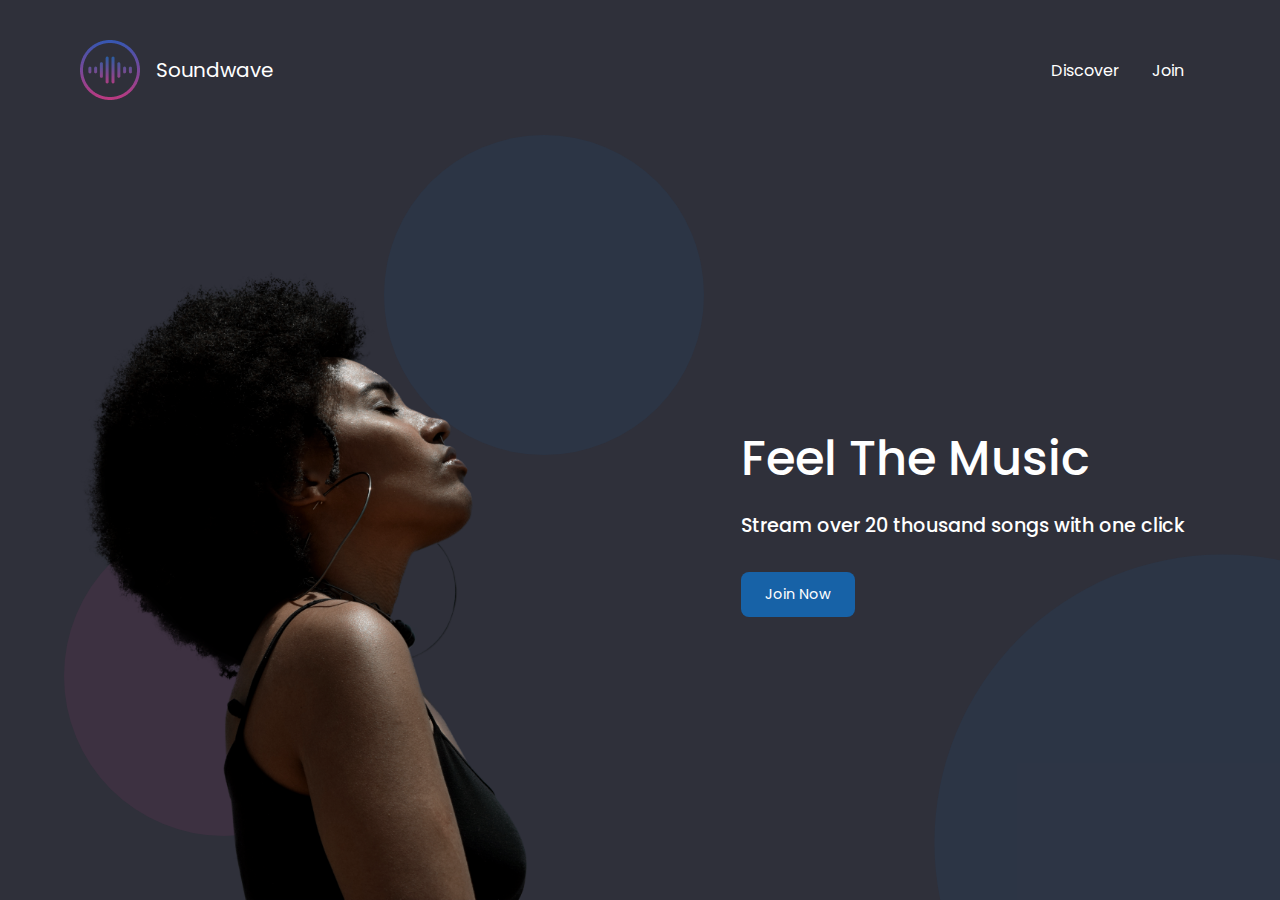
<file: index.html>
<!DOCTYPE html>
<html lang="en">

<head>
    <meta charset="UTF-8">
    <meta name="viewport" content="width=device-width, initial-scale=1.0">
    <link rel="stylesheet" href="styles.css">
    <link rel="stylesheet" href="index.css">
    <title>Soundwave</title>
</head>

<body class="container full-height-grow">
    <header class="main-header">
        <a href="/" class="brand-logo">
            <img src="images/logo.png" alt="logo">
            <div class="brand-logo-name">Soundwave</div>
        </a>
        <nav class="main-nav">
            <ul>
                <li><a href="discover.html">Discover</a></li>
                <li><a href="join.html">Join</a></li>
            </ul>
        </nav>
    </header>
    <section class="home-main-section">
        <div class="img-wrapper">
            <div class="lady-image"></div>
        </div>
        <div class="call-to-action">
            <h1 class="title">Feel The Music</h1>
            <span class="subtitle">Stream over 20 thousand songs with one click</span>
            <a href="join.html" class="btn">Join Now</a>
        </div>
    </section>
    <div class="home-page-circle-1"></div>
    <div class="home-page-circle-2"></div>
    <div class="home-page-circle-3"></div>
</body>

</html>
</file>
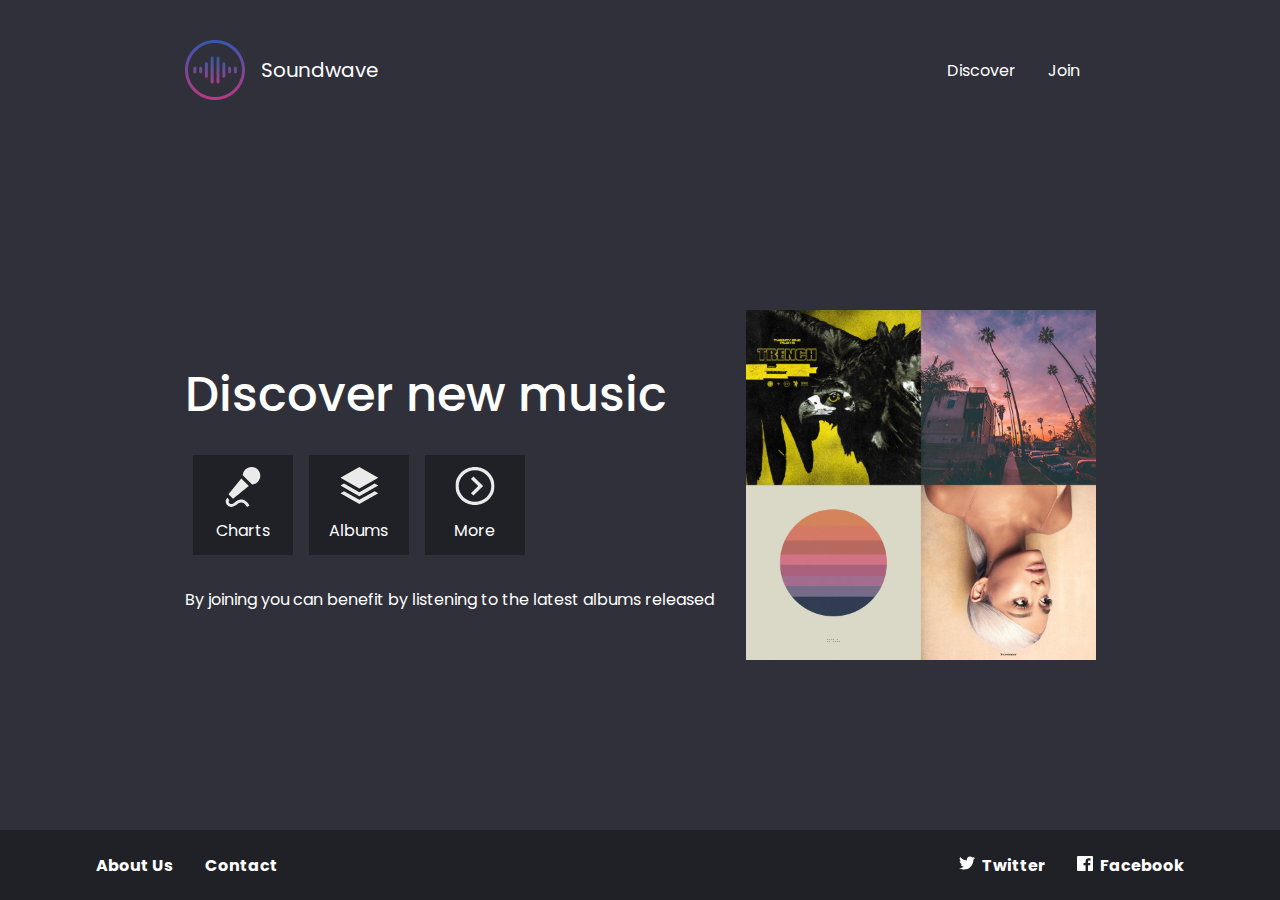
<file: discover.html>
<!DOCTYPE html>
<html lang="en">

<head>
    <meta charset="UTF-8">
    <meta name="viewport" content="width=device-width, initial-scale=1.0">
    <link rel="stylesheet" href="styles.css">
    <link rel="stylesheet" href="discover.css">
    <title>Soundwave - Discover</title>
</head>

<body class="full-height-grow">
    <div class="container full-height-grow">
        <header class="main-header">
            <a href="/" class="brand-logo">
                <img src="images/logo.png" alt="logo">
                <div class="brand-logo-name">Soundwave</div>
            </a>
            <nav class="main-nav">
                <ul>
                    <li><a href="discover.html">Discover</a></li>
                    <li><a href="join.html">Join</a></li>
                </ul>
            </nav>
        </header>
        <section class="discover-main-section">
            <div class="call-to-action">
                <h1 class="title">Discover new music</h1>
                <div class="icon-section">
                    <div class="icon">
                        <img src="images/microphone.svg" alt="microphone-icon">
                        Charts
                    </div>
                    <div class="icon">
                        <img src="images/albums.svg" alt="albums-icon">
                        Albums
                    </div>
                    <div class="icon">
                        <img src="images/more.svg" alt="more-icon">
                        More
                    </div>
                </div>
                By joining you can benefit by listening to the latest albums released
            </div>
            <img class="covers-image" src="images/covers.jpg" alt="covers">
        </section>
    </div>
    <footer class="main-footer">
        <div class="container">
            <nav class="footer-nav">
                <ul>
                    <li><a href="#">About Us</a></li>
                    <li><a href="#">Contact</a></li>

                </ul>
            </nav>
            <nav class="footer-nav">
                <ul>
                    <li>
                        <a href="#" class="social-link">
                            <img src="images/twitter.svg" alt="twitter-icon">
                            Twitter
                        </a>
                    </li>
                    <li>
                        <a href="#" class="social-link">
                            <img src="images/facebook.svg" alt="facebook-icon">
                            Facebook
                        </a>
                    </li>
                </ul>
            </nav>
        </div>
    </footer>
</body>

</html>
</file>
<file: styles.css>
@import url("https://fonts.googleapis.com/css2?family=Poppins:400,500,700");

*,
*::before,
*::after {
  box-sizing: border-box;
}

body {
  padding: 0;
  margin: 0;
  background-color: #2f303a;
  font-family: Poppins, sans-serif;
  color: white;
  /* 100vh (view hight) = 100% of the height of the screen */
  min-height: 100vh;
}

/* https://www.youtube.com/watch?v=RZ-Oe4_Ew7g&t=7s  11:00 */
.full-height-grow {
    display: flex;
    flex-direction: column;
}

.brand-logo {
  display: flex;
  align-items: center;
  font-size: 1.25em;
  color: inherit;
  text-decoration: none;
}

.brand-logo-name {
  margin-left: 1rem;
}

.main-nav ul, .footer-nav ul {
  display: flex;
  margin: 0;
  padding: 0;
  list-style: none;
}

.main-nav a, .footer-nav a {
  color: inherit;
  text-decoration: none;
  padding: 1rem;
}

.main-nav a:hover, .footer-nav a:hover {
  color: #adadad;
}

.main-header, .main-footer{
  display: flex;
  /* gives as much space as it can between elements */
  justify-content: space-between;
  align-items: center;
}

.main-header {
  height: 140px;
}

.main-footer {
  height: 70px;
  background-color: #202027;
  font-weight: bold;
}

.social-link img {
  /* image will have exact size of the text - this will align icons with text */
  width: 1em;
  margin-right: .25rem;
}

.main-footer .container {
  display: flex;
  justify-content: space-between;
}

.container {
  max-width: 1200px;
  /* margin 0 for top and bottom and auto for left and right which will center content if above 1200pz*/
  margin: 0 auto;
  padding: 0 40px;
  /* container will grow to full height */
  flex-grow: 1;
}

.title {
    font-weight: 500;
    font-size: 3em;
    margin-bottom: 1rem;
    margin-top: 0;
}

.subtitle {
    font-weight: 500;
    font-size: 1.2em;
    margin-bottom: 2rem;
}

.btn {
    color: white;
    background-color: #1762A7;
    padding: .75rem 1.5rem;
    border-radius: .5rem;
    text-decoration: none;
    font-size: .9rem;
}
</file>
<file: index.css>
.home-main-section {
  display: flex;
  align-items: stretch;
  justify-content: space-between;
  /* to fill entire remaining space */
  flex-grow: 1;
}

.home-main-section .img-wrapper {
  flex-grow: 1;
  /* vertical flex orientation */
  flex-direction: column;
  display: flex;
  align-items: stretch;
  /* push the image as close to the text as possible */
  justify-content: flex-end;
}

.home-main-section .lady-image {
  background-image: url(images/landing-page-girl.png);
  /* image will grow to the full height of the section is inside of */
  flex-grow: 1;
  max-height: 70vh;
  min-width: 30vw;
  /* fit entire image without cropping or scaling */
  background-size: contain;
  background-repeat: no-repeat;
  background-position: bottom left;
}

.home-main-section .call-to-action {
  /* lines up elements next to each other */
  display: flex;
  /* lines up elements top to bottom - one on top of the other */
  flex-direction: column;
  /* to not expand to whole width of the column */
  align-items: flex-start;
  margin: 1rem;
  /* align text in the center of the flex container */
  align-self: center;
}

/* if screen is 900px or less execute bellow code - the image will be tiny so it will be better to remove it */
@media (max-width: 900px) {
  .home-main-section .img-wrapper {
    /* this will remove the image */
    display: none;
  }

  .home-main-section {
    /* center text */
    justify-content: center;
  }
}

.home-page-circle-1 {
  position: absolute;
  width: 25vw;
  height: 25vw;
  /* to make a circle */
  border-radius: 50%;
  /* rgba to add 0.1 - 10% of visibility */
  background-color: rgba(187, 58, 127, 0.1);
  /* place element 5% away from the bottom of the page */
  bottom: 5vw;
  left: 5vw;
  /* place element behind all others */
  z-index: -1;
}

.home-page-circle-2 {
  position: absolute;
  width: 25vw;
  height: 25vw;
  border-radius: 50%;
  /* rgba to add .1 - 10% of visibility */
  background-color: rgba(23, 98, 167, 0.1);
  /* place element 15% away from the top of the page */
  top: 15vh;
  left: 30vw;
  /* place element behind all others */
  z-index: -1;
}

.home-page-circle-3 {
  position: absolute;
  /* cuts out all the outside content that we don't want */
  overflow: hidden;
  width: 45vw;
  height: 45vw;
  bottom: 0;
  right: 0;
  z-index: -1;
}

/* to overflow the parent element (.home-page-circle-3) and not cause scroll on the page */
.home-page-circle-3::before {
  content: "";
  /* to add offset - move element partially out of the page - this will also add scroll in the browser */
  transform: translate(40%, 40%);
  position: absolute;
  /* 100% of the parent element */
  height: 100%;
  width: 100%;
  border-radius: 50%;
  background-color: rgba(23, 98, 167, 0.1);
}
</file>
<file: discover.css>
.discover-main-section {
    display: flex;
    align-items: center;
    justify-content: space-between;
    /* to fill entire remaining space */
    flex-grow: 1;
  }

  .discover-main-section .covers-image {
      width: 30vw;
      margin-left: 2rem;
      /* this will make image scaling set to auto which will always make it perfect square */
      height: auto;
      max-width: 350px;
  }

  /* order elements side by side */
  .icon-section {
      display: flex;
  }

  .icon {
      display: flex;
        /* order elements above and bellow each other */
      flex-direction: column;
      /* spread out elements as far as it can */
      justify-content: space-between;
      /* center icons directly over text */
      align-items: center;
      /* add space between each item */
      margin: .5rem;
      padding: .75rem;
      width: 100px;
      height: 100px;
      background-color: #202027;
      /* margin from the bottom */
      margin-bottom: 2rem;
  }

  .icon img {
      width: 40px;
  }

  @media (max-width: 800px) {
      .discover-main-section {
          flex-direction: column;
          justify-content: center;
      }

      .discover-main-section .covers-image {
          margin-top: 2rem;
          height: 30vh;
          width: auto;
      }
  }
</file>
